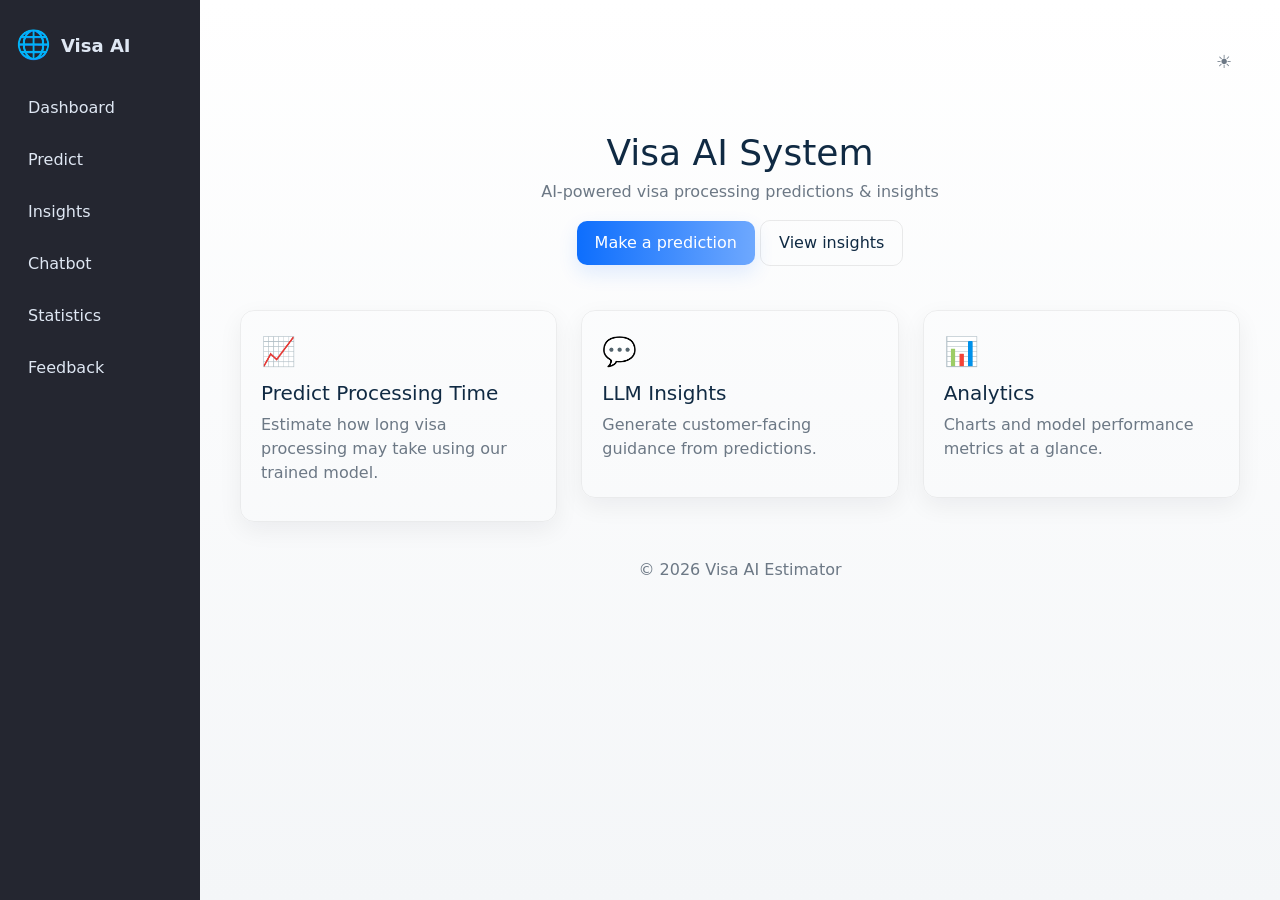
<file: frontend/index.html>
<!doctype html>
<html lang="en">
  <head>
    <meta charset="utf-8" />
    <meta name="viewport" content="width=device-width, initial-scale=1" />
    <title>Visa AI Estimator</title>
    <link href="https://cdn.jsdelivr.net/npm/bootstrap@5.3.2/dist/css/bootstrap.min.css" rel="stylesheet">
    <link href="styles.css" rel="stylesheet" />
  </head>
  <body>
    <div class="app-shell">
      <aside class="sidebar">
        <div class="brand">
          <div class="logo">🌐</div>
          <div class="title">Visa AI</div>
        </div>
        <nav class="side-nav">
          <a href="dashboard.html" class="nav-link">Dashboard</a>
          <a href="predict.html" class="nav-link">Predict</a>
          <a href="insights.html" class="nav-link">Insights</a>
          <a href="chat.html" class="nav-link">Chatbot</a>
          <a href="stats.html" class="nav-link">Statistics</a>
          <a href="feedback.html" class="nav-link">Feedback</a>
        </nav>
      </aside>

      <main class="main-content">
         <!-- Theme Toggle Top Right -->
        <div class="d-flex justify-content-end mb-2">
          <button id="themeToggle" class="theme-btn">🌓</button>
        </div>
        <section class="mast">
          <h1>Visa AI System</h1>
          <p class="muted">AI-powered visa processing predictions & insights</p>
          <div class="cta">
            <a href="predict.html" class="btn btn-cta">Make a prediction</a>
            <a href="insights.html" class="btn btn-outline-cta">View insights</a>
          </div>
        </section>

        <section class="features row">
          <div class="col-md-4">
            <div class="card feature-card">
              <div class="icon">📈</div>
              <h5>Predict Processing Time</h5>
              <p class="muted">Estimate how long visa processing may take using our trained model.</p>
            </div>
          </div>
          <div class="col-md-4">
            <div class="card feature-card">
              <div class="icon">💬</div>
              <h5>LLM Insights</h5>
              <p class="muted">Generate customer-facing guidance from predictions.</p>
            </div>
          </div>
          <div class="col-md-4">
            <div class="card feature-card">
              <div class="icon">📊</div>
              <h5>Analytics</h5>
              <p class="muted">Charts and model performance metrics at a glance.</p>
            </div>
          </div>
        </section>

        <footer class="app-footer">© 2026 Visa AI Estimator</footer>
      </main>
    </div>

    <script src="https://cdn.jsdelivr.net/npm/bootstrap@5.3.2/dist/js/bootstrap.bundle.min.js"></script>
    <script src="app.js"></script>
  </body>
</html>
</file>
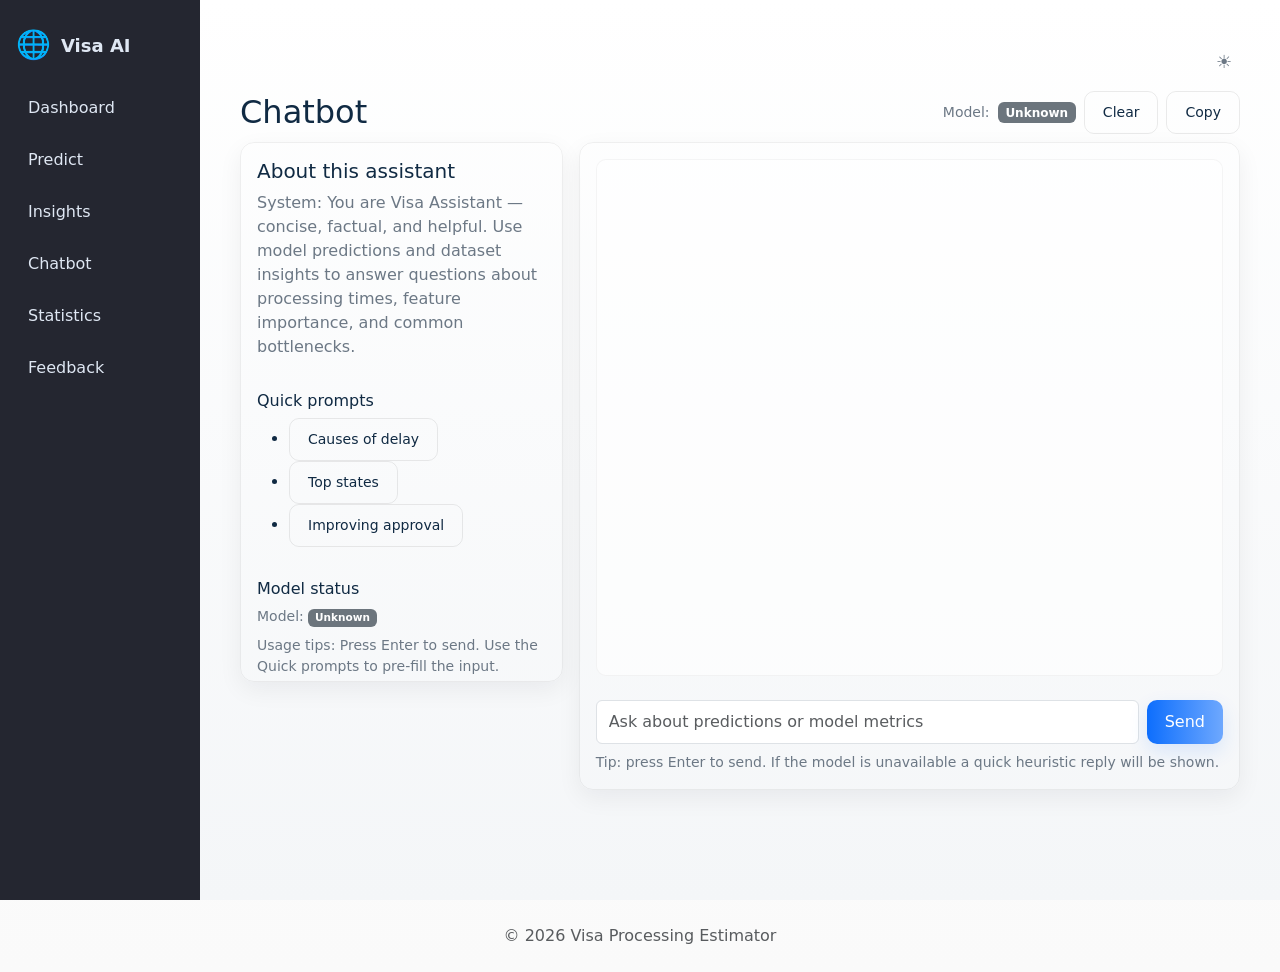
<file: frontend/chat.html>
<!doctype html>
<html lang="en">
  <head>
    <meta charset="utf-8" />
    <meta name="viewport" content="width=device-width, initial-scale=1" />
    <title>Chatbot - VISA Insights</title>
    <link href="https://cdn.jsdelivr.net/npm/bootstrap@5.3.2/dist/css/bootstrap.min.css" rel="stylesheet">
    <link href="styles.css" rel="stylesheet" />
  </head>
    <body>
    <div class="app-shell">
      <aside class="sidebar">
        <div class="brand">
          <div class="logo">🌐</div>
          <div class="title">Visa AI</div>
        </div>
        <nav class="side-nav">
          <a href="dashboard.html" class="nav-link">Dashboard</a>
          <a href="predict.html" class="nav-link">Predict</a>
          <a href="insights.html" class="nav-link">Insights</a>
          <a href="chat.html" class="nav-link active">Chatbot</a>
          <a href="stats.html" class="nav-link">Statistics</a>
          <a href="feedback.html" class="nav-link">Feedback</a>
        </nav>
      </aside>

      <main class="main-content">
                <!-- Theme Toggle Top Right -->
        <div class="d-flex justify-content-end mb-2">
          <button id="themeToggle" class="theme-btn">🌓</button>
        </div>
        <div class="d-flex justify-content-between align-items-center mb-2">
          <h2 class="m-0">Chatbot</h2>
          <div class="d-flex align-items-center gap-2">
            <div class="muted small">Model:</div>
            <div id="chat-model-status" class="badge bg-secondary">Unknown</div>
            <button id="chat-clear" class="btn btn-outline-cta btn-sm">Clear</button>
            <button id="chat-copy" class="btn btn-outline-cta btn-sm">Copy</button>
          </div>
        </div>

        <div class="row g-3">
          <div class="col-12 col-lg-4">
            <div class="card p-3 feature-card" style="height:60vh; overflow:auto;">
              <h5>About this assistant</h5>
              <p class="muted">System: You are Visa Assistant — concise, factual, and helpful. Use model predictions and dataset insights to answer questions about processing times, feature importance, and common bottlenecks.</p>
              <h6 class="mt-3">Quick prompts</h6>
              <ul>
                <li><button class="btn btn-sm btn-outline-cta" onclick="document.getElementById('chat-input').value='What causes long processing times for H1B visas?';">Causes of delay</button></li>
                <li><button class="btn btn-sm btn-outline-cta" onclick="document.getElementById('chat-input').value='Which states have the highest processing times?';">Top states</button></li>
                <li><button class="btn btn-sm btn-outline-cta" onclick="document.getElementById('chat-input').value='Give tips to improve approval odds.';">Improving approval</button></li>
              </ul>
              <h6 class="mt-3">Model status</h6>
              <div class="small muted">Model: <span id="chat-model-status" class="badge bg-secondary">Unknown</span></div>
              <div class="small muted mt-2">Usage tips: Press Enter to send. Use the Quick prompts to pre-fill the input.</div>
            </div>
          </div>
          <div class="col-12 col-lg-8">
            <div class="card p-3 feature-card" style="display:flex; flex-direction:column; height:72vh;">
              <div id="chat-window" class="chat-window mb-3" aria-live="polite" aria-atomic="false" style="flex:1; height:100%;"></div>
              <div class="d-flex gap-2 mt-2">
                <input id="chat-input" class="form-control" placeholder="Ask about predictions or model metrics" aria-label="Chat input" />
                <button id="chat-send" class="btn btn-cta">Send</button>
              </div>
              <div class="small muted mt-2">Tip: press Enter to send. If the model is unavailable a quick heuristic reply will be shown.</div>
            </div>
          </div>
        </div>
      </main>
    </div>

    <footer class="text-center py-4 text-muted">&copy; 2026 Visa Processing Estimator</footer>

    <script src="https://cdn.jsdelivr.net/npm/bootstrap@5.3.2/dist/js/bootstrap.bundle.min.js"></script>
    <script src="app.js"></script>
  </body>
</html>
</file>
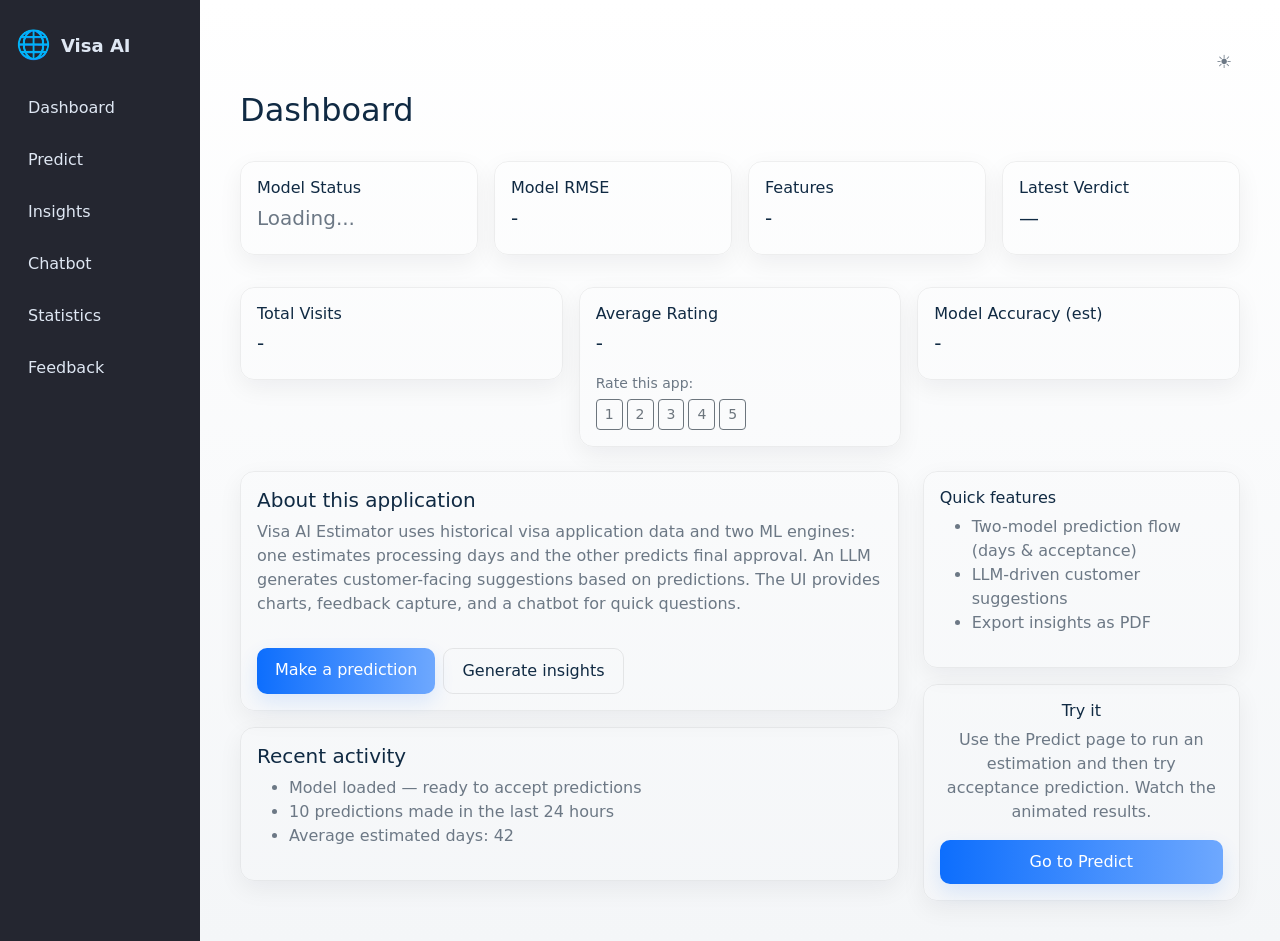
<file: frontend/dashboard.html>
<!doctype html>
<html lang="en">
  <head>
    <meta charset="utf-8" />
    <meta name="viewport" content="width=device-width, initial-scale=1" />
    <title>Dashboard - Visa AI</title>
    <link href="https://cdn.jsdelivr.net/npm/bootstrap@5.3.2/dist/css/bootstrap.min.css" rel="stylesheet">
    <link href="styles.css" rel="stylesheet" />
  </head>
  <body>
    <div class="app-shell">
      <aside class="sidebar">
        <div class="brand">
          <div class="logo">🌐</div>
          <div class="title">Visa AI</div>
        </div>
        <nav class="side-nav">
          <a href="dashboard.html" class="nav-link active">Dashboard</a>
          <a href="predict.html" class="nav-link">Predict</a>
          <a href="insights.html" class="nav-link">Insights</a>
          <a href="chat.html" class="nav-link">Chatbot</a>
          <a href="stats.html" class="nav-link">Statistics</a>
          <a href="feedback.html" class="nav-link">Feedback</a>
        </nav>
      </aside>
      <main class="main-content">
           <!-- Theme Toggle Top Right -->
        <div class="d-flex justify-content-end mb-2">
          <button id="themeToggle" class="theme-btn">🌓</button>
        </div>
        <h2>Dashboard</h2>
        <div class="row g-3 mt-3">
          <div class="col-md-3">
            <div class="card p-3 feature-card click-animate">
              <h6>Model Status</h6>
              <p id="model-status" class="h5 muted">Loading...</p>
            </div>
          </div>
          <div class="col-md-3">
            <div class="card p-3 feature-card click-animate">
              <h6>Model RMSE</h6>
              <p id="model-rmse" class="h5">-</p>
            </div>
          </div>
          <div class="col-md-3">
            <div class="card p-3 feature-card click-animate">
              <h6>Features</h6>
              <p id="model-features" class="h5">-</p>
            </div>
          </div>
          <div class="col-md-3">
            <div class="card p-3 feature-card click-animate">
              <h6>Latest Verdict</h6>
              <p id="latest-verdict" class="h5">—</p>
            </div>
          </div>
        </div>
        <div class="row g-3 mt-3">
          <div class="col-md-4">
            <div class="card p-3 feature-card click-animate">
              <h6>Total Visits</h6>
              <p id="visit-count" class="h5">-</p>
            </div>
          </div>
          <div class="col-md-4">
            <div class="card p-3 feature-card click-animate">
              <h6>Average Rating</h6>
              <p id="avg-rating" class="h5">-</p>
              <div id="rating-controls" class="mt-2">
                <small class="muted">Rate this app:</small>
                <div class="d-flex gap-1 mt-1" id="rating-buttons">
                  <button class="btn btn-sm btn-outline-secondary" data-rate="1">1</button>
                  <button class="btn btn-sm btn-outline-secondary" data-rate="2">2</button>
                  <button class="btn btn-sm btn-outline-secondary" data-rate="3">3</button>
                  <button class="btn btn-sm btn-outline-secondary" data-rate="4">4</button>
                  <button class="btn btn-sm btn-outline-secondary" data-rate="5">5</button>
                </div>
              </div>
            </div>
          </div>
          <div class="col-md-4">
            <div class="card p-3 feature-card click-animate">
              <h6>Model Accuracy (est)</h6>
              <p id="model-accuracy" class="h5">-</p>
            </div>
          </div>
        </div>
        
        <section class="row mt-4">
          <div class="col-lg-8">
            <div class="card p-3 feature-card animate-card">
              <h5>About this application</h5>
              <p class="muted">Visa AI Estimator uses historical visa application data and two ML engines: one estimates processing days and the other predicts final approval. An LLM generates customer-facing suggestions based on predictions. The UI provides charts, feedback capture, and a chatbot for quick questions.</p>
              <div class="d-flex gap-2 mt-3">
                <a href="predict.html" class="btn btn-cta">Make a prediction</a>
                <a href="insights.html" class="btn btn-outline-cta">Generate insights</a>
              </div>
            </div>
            
            <div class="card p-3 feature-card mt-3 animate-card">
              <h5>Recent activity</h5>
              <ul id="recent-activity" class="muted">
                <li>Model loaded — ready to accept predictions</li>
                <li>10 predictions made in the last 24 hours</li>
                <li>Average estimated days: 42</li>
              </ul>
            </div>
          </div>

          <div class="col-lg-4">
            <div class="card p-3 feature-card animate-card">
              <h6>Quick features</h6>
              <ul class="muted">
                <li>Two-model prediction flow (days & acceptance)</li>
                <li>LLM-driven customer suggestions</li>
                <li>Export insights as PDF</li>
              </ul>
            </div>
            
            <div class="card p-3 feature-card mt-3 text-center">
              <h6>Try it</h6>
              <p class="muted">Use the Predict page to run an estimation and then try acceptance prediction. Watch the animated results.</p>
              <a href="predict.html" class="btn btn-cta">Go to Predict</a>
            </div>
          </div>
        </section>
      </main>
    </div>

    <script src="https://cdn.jsdelivr.net/npm/bootstrap@5.3.2/dist/js/bootstrap.bundle.min.js"></script>
    <script src="app.js"></script>
  </body>
</html>
</file>
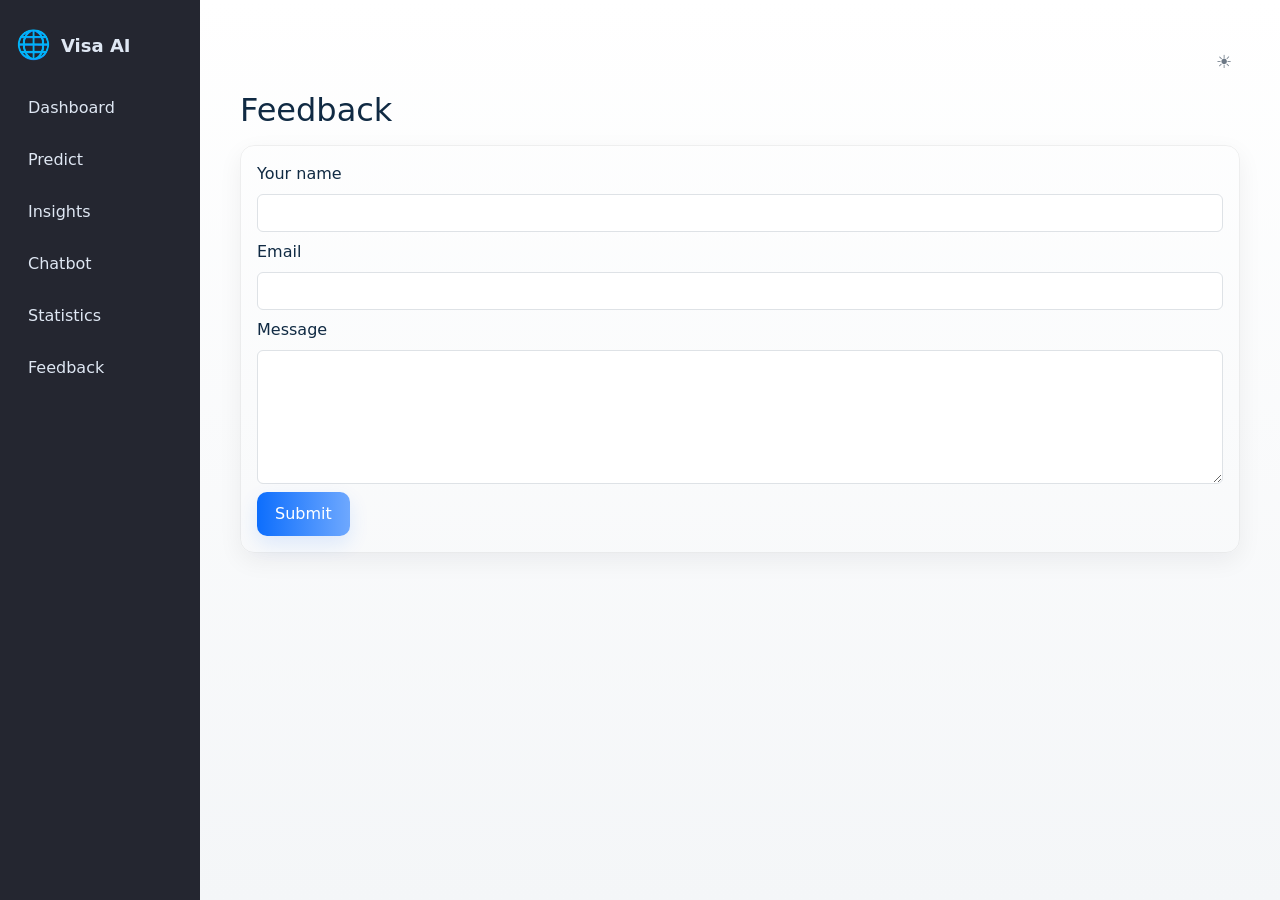
<file: frontend/feedback.html>
<!doctype html>
<html lang="en">
  <head>
    <meta charset="utf-8" />
    <meta name="viewport" content="width=device-width, initial-scale=1" />
    <title>Feedback - VISA Insights</title>
    <link href="https://cdn.jsdelivr.net/npm/bootstrap@5.3.2/dist/css/bootstrap.min.css" rel="stylesheet">
    <link href="styles.css" rel="stylesheet" />
  </head>
    <body>
    <div class="app-shell">
      <aside class="sidebar">
        <div class="brand">
          <div class="logo">🌐</div>
          <div class="title">Visa AI</div>
        </div>
        <nav class="side-nav">
          <a href="dashboard.html" class="nav-link">Dashboard</a>
          <a href="predict.html" class="nav-link">Predict</a>
          <a href="insights.html" class="nav-link">Insights</a>
          <a href="chat.html" class="nav-link">Chatbot</a>
          <a href="stats.html" class="nav-link">Statistics</a>
          <a href="feedback.html" class="nav-link active">Feedback</a>
        </nav>
      </aside>

      <main class="main-content">
          <!-- Theme Toggle Top Right -->
        <div class="d-flex justify-content-end mb-2">
          <button id="themeToggle" class="theme-btn">🌓</button>
        </div>
        <h2>Feedback</h2>
        <div class="card p-3 feature-card mt-3">
          <form id="feedback-form">
            <div class="mb-2"><label class="form-label">Your name</label><input id="feedback-name" class="form-control" required /></div>
            <div class="mb-2"><label class="form-label">Email</label><input id="feedback-email" class="form-control" type="email" required /></div>
            <div class="mb-2"><label class="form-label">Message</label><textarea id="feedback-message" class="form-control" rows="5" required></textarea></div>
            <div class="d-flex gap-2"><button type="submit" class="btn btn-cta click-animate">Submit</button></div>
          </form>
        </div>
      </main>
    </div>

    <script src="https://cdn.jsdelivr.net/npm/bootstrap@5.3.2/dist/js/bootstrap.bundle.min.js"></script>
    <script>
      document.getElementById('feedback-form').addEventListener('submit', async (e) => {
        e.preventDefault();

        const name = document.getElementById('feedback-name').value;
        const email = document.getElementById('feedback-email').value;
        const message = document.getElementById('feedback-message').value;

        try {
          const base = window.__API_BASE || 'http://127.0.0.1:5000';
          const response = await fetch(`${base}/api/feedback`, {
            method: 'POST',
            headers: {
              'Content-Type': 'application/json',
            },
            body: JSON.stringify({ name, email, message }),
          });

          if (response.ok) {
            alert('Thank you for your feedback!');
            document.getElementById('feedback-form').reset();
          } else {
            alert('Failed to submit feedback. Please try again later.');
          }
        } catch (error) {
          console.error('Feedback submission error:', error);
          alert('An error occurred. Please try again later.');
        }
      });
    </script>
    <script src="app.js"></script>
  </body>
</html>
</file>
<file: frontend/styles.css>
:root{
  --bg: #ffffff;
  --card: #ffffff;
  --text: #102a43;
  --muted: #6c7885;
  --accent: #0d6efd;
  --glass: rgba(255,255,255,0.6);
  --sidebar-bg: #242630;
  --sidebar-text: #dfe7f3;
  --sidebar-width: 200px;
}

/* Dark theme overrides */
[data-theme="dark"]{
  --bg: #0b1220;
  --card: #0f1724;
  --text: #e6eef6;
  --muted: #94a3b8;
  --accent: #6ea8fe;
  --glass: rgba(10,15,23,0.6);
}

*{box-sizing:border-box}
body{
  font-family: Inter, system-ui, -apple-system, "Segoe UI", Roboto, "Helvetica Neue", Arial;
  margin:0; padding:0;
  background: linear-gradient(180deg, var(--bg), rgba(0,0,0,0.02));
  color: var(--text);
  transition: background-color .25s ease, color .25s ease;
}

.navbar{ background: transparent; }
.navbar .navbar-brand{ font-weight:700; letter-spacing:0.2px; color:var(--text) !important; }

.hero{
  background-image: linear-gradient(135deg, rgba(13,110,253,0.08), rgba(13,110,253,0.02)), url('https://images.unsplash.com/photo-1507679799987-c73779587ccf?q=80&w=1600&auto=format&fit=crop&ixlib=rb-4.0.3&s=6e3e7b029c1b6e7b9f7d8b2f5c4d9d31');
  background-size: cover;
  background-position: center right;
  padding:64px 0;
  border-bottom-left-radius: 48px;
  border-bottom-right-radius: 48px;
  color: white;
  overflow: hidden;
}
.hero .display-6{ color: #fff; text-shadow: 0 4px 18px rgba(2,6,23,0.5); }
.hero .lead{ color: rgba(255,255,255,0.92); }
.hero-img{ max-width:340px; border-radius:14px; box-shadow: 0 10px 30px rgba(2,6,23,0.35); }

.container{ max-width:1100px }
.card{ 
  border-radius: 14px;
  background: linear-gradient(180deg, var(--card), rgba(255,255,255,0.02));
  box-shadow: 0 8px 24px rgba(12,22,39,0.06);
  transition: transform .18s ease, box-shadow .18s ease;
}
.card:hover{ transform: translateY(-6px); box-shadow: 0 14px 48px rgba(12,22,39,0.12); }

.chat-window{ height:220px; overflow:auto; background:var(--glass); padding:14px; border-radius:10px; border:1px solid rgba(0,0,0,0.04); }
.chat-msg{ margin-bottom:8px; }
.chat-msg.user{ text-align:right; }
.chat-msg .bubble{ display:inline-block; padding:8px 12px; border-radius:16px; max-width:78%; }
.chat-msg.user .bubble{ background:var(--accent); color:#fff; }
.chat-msg.bot .bubble{ background: rgba(255,255,255,0.06); color:var(--text); border:1px solid rgba(0,0,0,0.04); }

/* smooth animations */
@keyframes fadeIn { from{opacity:0} to{opacity:1} }
@keyframes floatUp { from{ transform: translateY(8px); opacity:0 } to{ transform: translateY(0); opacity:1 } }
.navbar{ animation: fadeIn .9s ease-in-out; }

/* Theme toggle button */
.theme-btn{ border: none; background: transparent; color:var(--muted); }
.theme-btn svg{ width:20px; height:20px; vertical-align:middle }

/* small utilities */
.muted{ color:var(--muted) }

/* responsive tweaks */
@media (max-width: 768px){ .hero-img{ display:none } }

/* New sidebar layout styles */
.app-shell{ display:flex; min-height:100vh; background: linear-gradient(180deg,var(--bg), #f4f6f8); transition: background-color .2s ease; }
.sidebar{ width:var(--sidebar-width); background: var(--sidebar-bg); color:var(--sidebar-text); padding:24px 16px; display:flex; flex-direction:column; transition: width .28s cubic-bezier(.2,.9,.2,1), box-shadow .18s ease; }
.sidebar .brand{ display:flex; align-items:center; gap:10px; margin-bottom:20px }
.sidebar .logo{ font-size:28px; }
.sidebar .title{ font-weight:700; font-size:18px }
.side-nav{ display:flex; flex-direction:column; gap:8px }
.side-nav .nav-link{ color: var(--sidebar-text); padding:10px 12px; border-radius:8px; text-decoration:none; display:flex; align-items:center; gap:8px }
.side-nav .nav-link:hover{ background: rgba(255,255,255,0.03); color:var(--sidebar-text); transform: translateX(6px); transition: all .16s ease }
.sidebar-footer{ margin-top:auto; display:flex; justify-content:center }
.theme-btn{ background:transparent; border:none; color:var(--muted); font-size:18px; padding:8px; border-radius:8px }

.main-content{ flex:1; padding:40px; transition: transform .32s cubic-bezier(.2,.9,.2,1); }
.mast{ text-align:center; padding:40px 20px 20px 20px }
.mast h1{ font-size:36px; margin-bottom:6px; color:var(--text) }
.mast .muted{ color:var(--muted) }
.btn-cta{ background: linear-gradient(90deg,var(--accent), #6ea8fe); color:#fff; border:none; padding:10px 18px; border-radius:10px; box-shadow: 0 8px 20px rgba(13,110,253,0.12); transition: transform .14s ease }
.btn-cta:hover{ transform: translateY(-4px) scale(1.02) }
.btn-outline-cta{ border:1px solid rgba(0,0,0,0.08); color:var(--text); background:transparent; padding:10px 18px; border-radius:10px }

.features{ margin-top:24px }
.feature-card{ padding:20px; background:transparent; border:1px solid rgba(0,0,0,0.06); color: var(--text) }
.feature-card .icon{ font-size:28px; margin-bottom:8px }

.app-footer{ margin-top:36px; text-align:center; color:var(--muted) }

/* Sidebar collapsed state */
/* Collapse feature removed: sidebar remains at fixed width. */

/* small loader for result elements */
.result-loading{ display:inline-block; width:18px; height:18px; border-radius:50%; border:3px solid rgba(255,255,255,0.12); border-top-color: var(--accent); animation: spinner .9s linear infinite; vertical-align:middle; margin-left:8px }
@keyframes spinner{ to{ transform: rotate(360deg) } }

/* number animation state */
.animating{ transform-origin:center; display:inline-block; transition: transform .22s ease; }

/* badge acceptance animation */
.pulse-accept{ animation: pop 420ms cubic-bezier(.2,.9,.2,1); }
@keyframes pop{ 0%{ transform:scale(.92); opacity:.8 } 60%{ transform:scale(1.06); } 100%{ transform:scale(1); opacity:1 } }

/* gentle float entrance for feature cards */
.animate-card{ animation: floatUp .6s ease both; }

/* Theme button animation */
.theme-btn{ transition: transform .22s ease; }
.theme-btn.toggled{ transform: rotate(180deg) scale(1.05); }

/* dark theme */
[data-theme="dark"] .app-shell{ background: linear-gradient(180deg,#0b0f14,#0b0f14); }
[data-theme="dark"] .main-content{ color:#dff0ff }
[data-theme="dark"] .mast h1{ color:#fff }
[data-theme="dark"] .sidebar{ background:#15161a }
[data-theme="dark"] .side-nav .nav-link{ color:#b6c0d1 }

/* click animation helper */
.click-animate{ transition: transform .12s ease; }
.click-animate:active{ transform: scale(.98) }

/* responsive adjustments */
@media (max-width: 900px){ .sidebar{ width:72px; } .side-nav .nav-link{ font-size:12px; padding:8px } .main-content{ padding:20px } }
</file>
